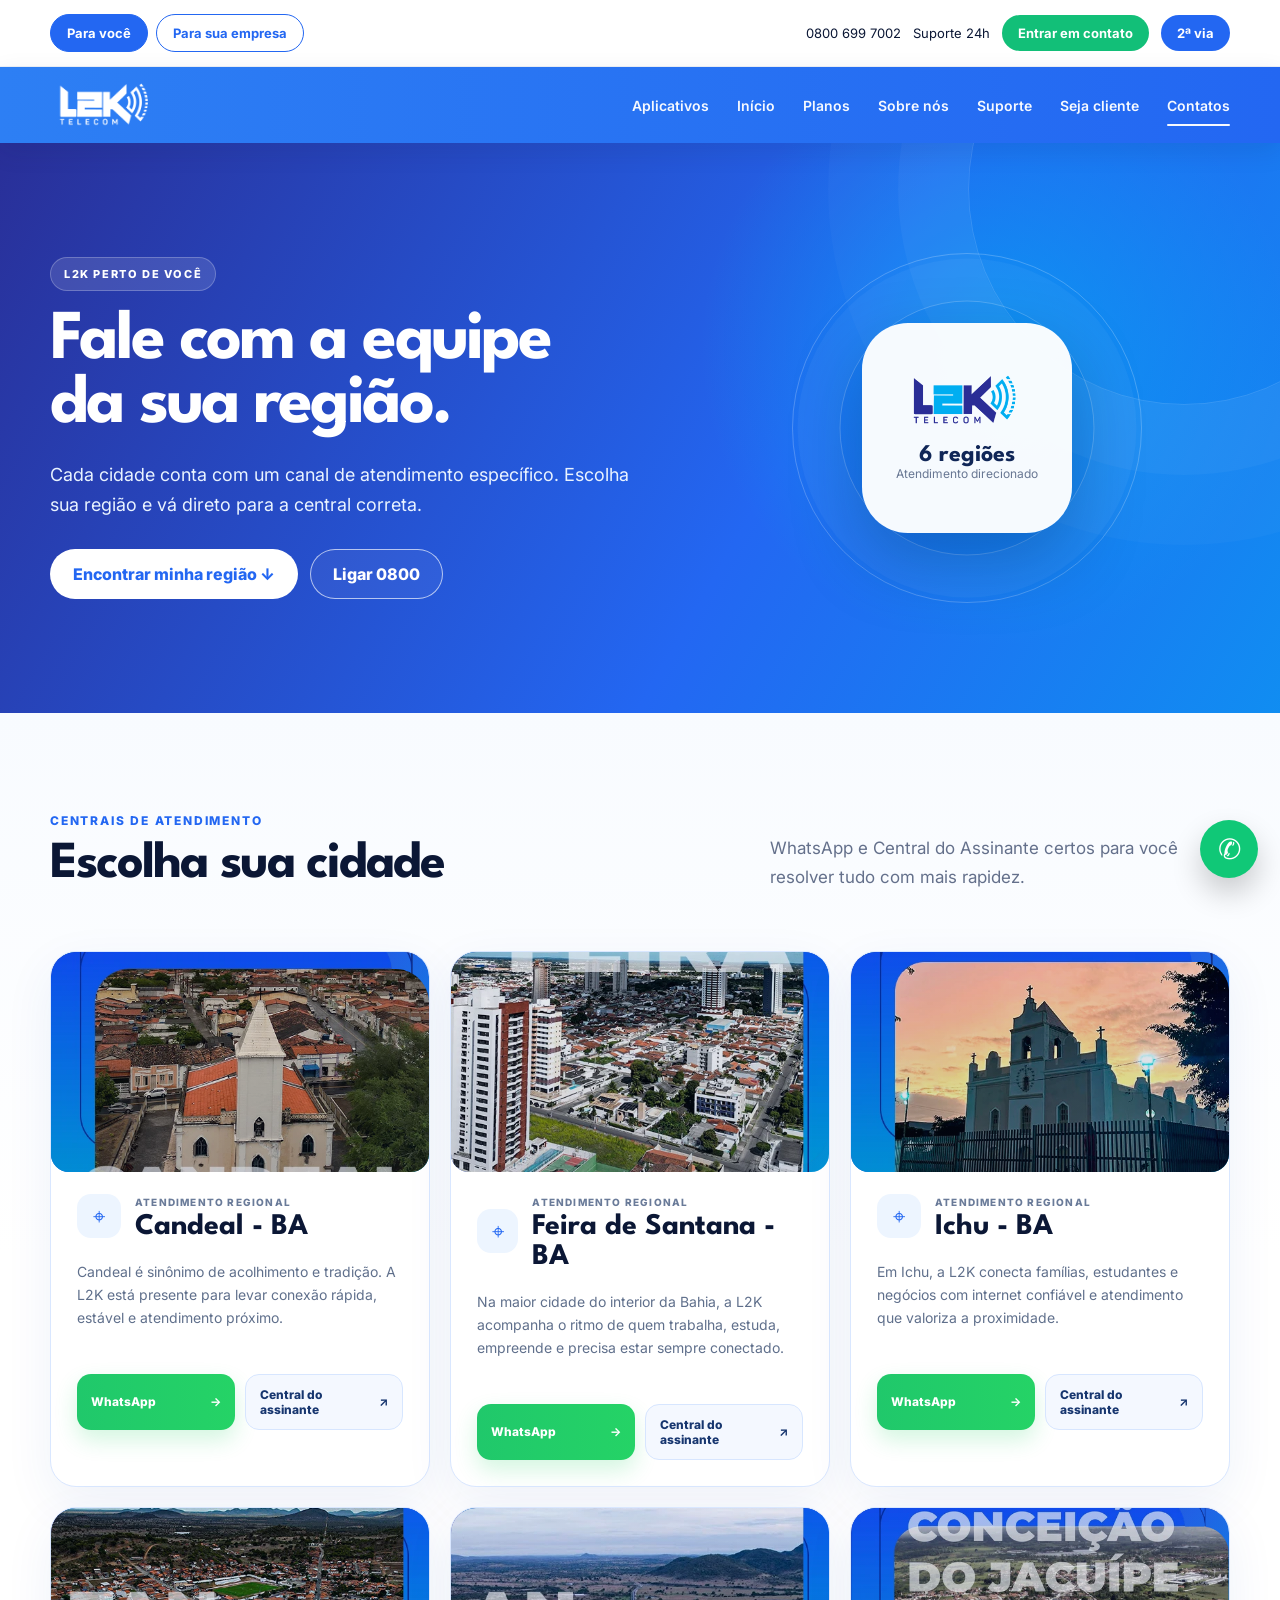
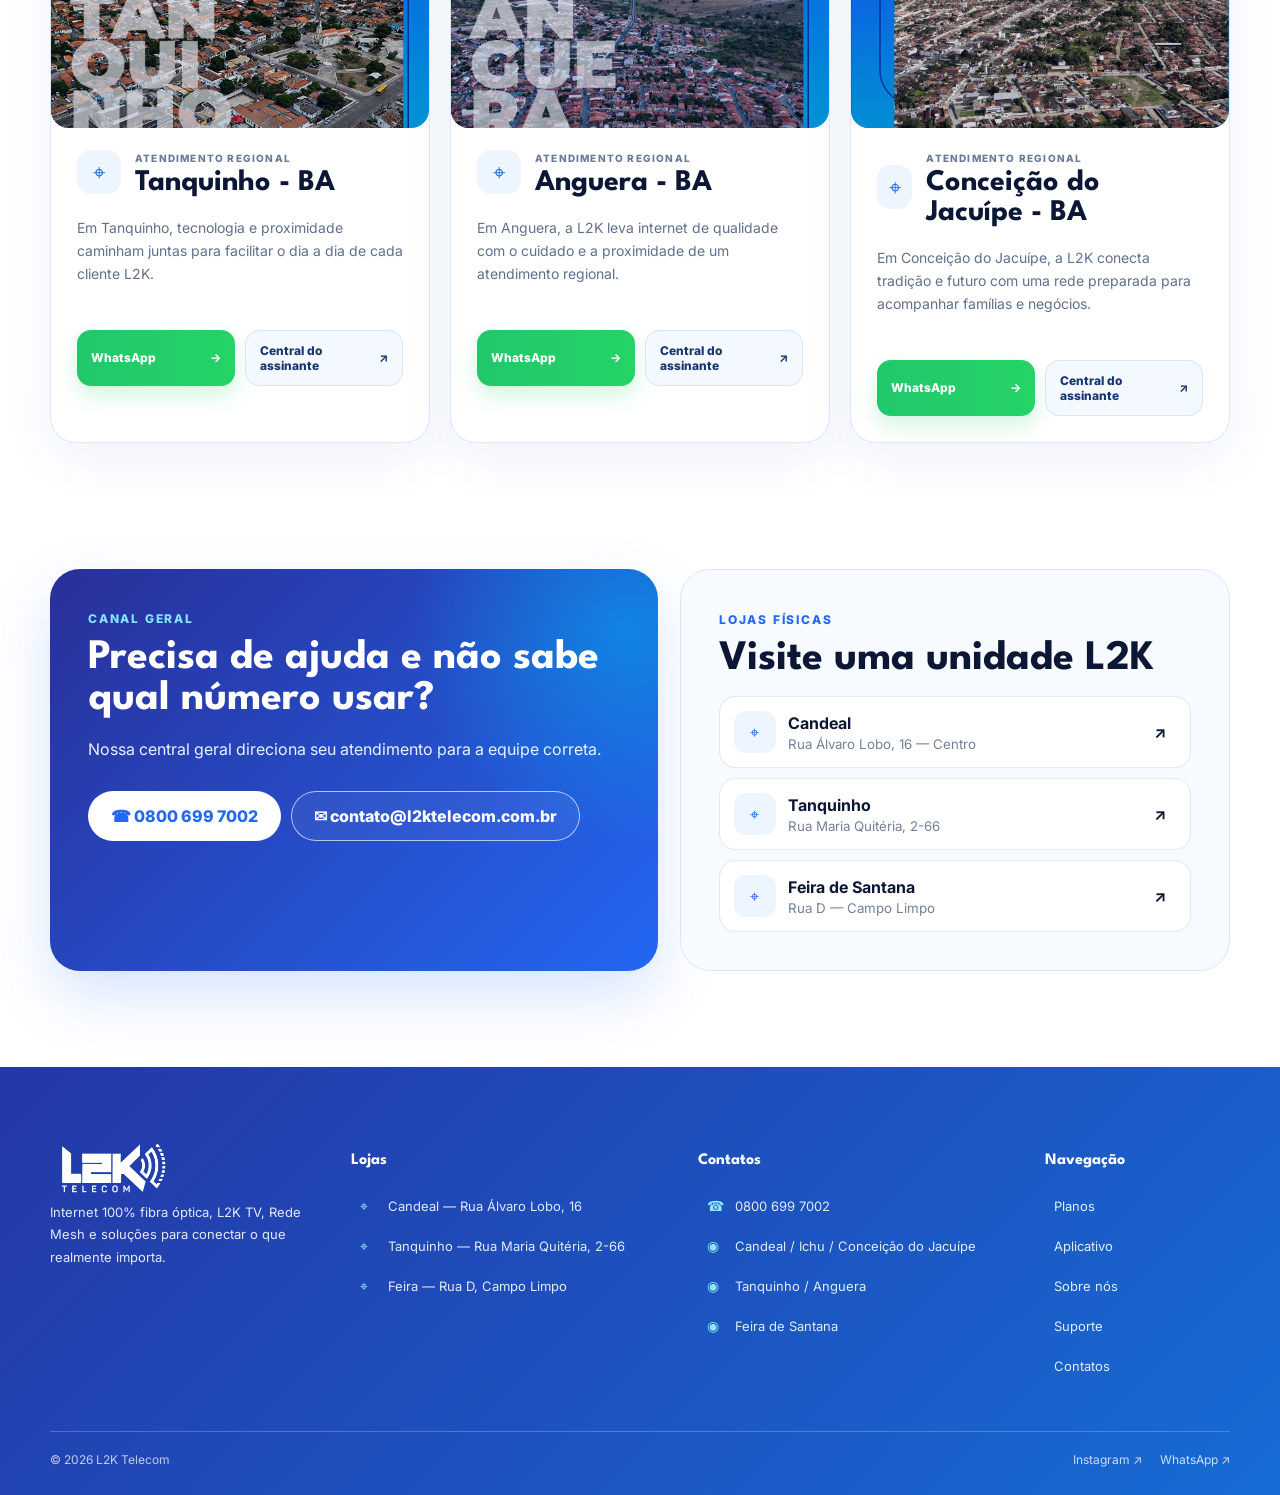
<file: regioes.html>
<!DOCTYPE html>
<html lang="pt-BR">
<head>
  <meta charset="UTF-8" />
  <meta name="viewport" content="width=device-width, initial-scale=1.0" />
  <meta name="description" content="Contatos e centrais de atendimento L2K Telecom por cidade." />
  <title>L2K Telecom</title>
  <link rel="icon" type="image/png" href="assets/favicon.png">
  <link rel="shortcut icon" href="assets/favicon.ico">
  <link rel="preconnect" href="https://fonts.googleapis.com">
  <link rel="preconnect" href="https://fonts.gstatic.com" crossorigin>
  <link href="https://fonts.googleapis.com/css2?family=League+Spartan:wght@400;500;600;700;800&family=Inter:wght@400;500;600;700&display=swap" rel="stylesheet">
  <link rel="stylesheet" href="styles.css" />
</head>
<body class="regions-page">
  <div class="topbar">
    <div class="container topbar-inner">
      <div class="segmented"><a href="index.html#planos" class="active">Para você</a><a href="index.html#contato">Para sua empresa</a></div>
      <div class="top-links"><a href="tel:08006997002">0800 699 7002</a><span>Suporte 24h</span><a class="pill green" href="https://wa.me/5575981167034" target="_blank" rel="noreferrer">Entrar em contato</a><a class="pill blue" href="index.html#autoatendimento">2ª via</a></div>
    </div>
  </div>
  <header class="navbar">
    <div class="container nav-inner">
      <a href="index.html#inicio" class="brand brand-image" aria-label="L2K Telecom"><img src="assets/logo-l2k-white.png" alt="L2K Telecom"></a>
      <button class="menu-toggle" aria-label="Abrir menu" aria-expanded="false">☰</button>
      <nav class="nav-links">
        <a href="index.html#aplicativo">Aplicativos</a><a href="index.html#inicio">Início</a><a href="index.html#planos">Planos</a><a href="index.html#sobre">Sobre nós</a><a href="index.html#autoatendimento">Suporte</a><a href="index.html#contato">Seja cliente</a><a class="nav-active" href="regioes.html">Contatos</a>
      </nav>
    </div>
  </header>

  <main>
    <section class="regions-hero">
      <div class="container regions-hero-inner">
        <div class="regions-hero-copy"><span class="regions-kicker">L2K perto de você</span><h1>Fale com a equipe da sua região.</h1><p>Cada cidade conta com um canal de atendimento específico. Escolha sua região e vá direto para a central correta.</p><div class="regions-hero-actions"><a class="btn btn-light" href="#regioes">Encontrar minha região ↓</a><a class="btn btn-outline-light" href="tel:08006997002">Ligar 0800</a></div></div>
        <div class="regions-hero-visual"><div class="signal-orbit orbit-a"></div><div class="signal-orbit orbit-b"></div><div class="location-core"><img src="assets/logo-l2k.png" alt="L2K Telecom"><strong>6 regiões</strong><span>Atendimento direcionado</span></div></div>
      </div>
    </section>

    <section class="section regions-section" id="regioes">
      <div class="container">
        <div class="section-heading split-heading regions-heading"><div><span class="kicker">Centrais de atendimento</span><h2>Escolha sua cidade</h2></div><p>WhatsApp e Central do Assinante certos para você resolver tudo com mais rapidez.</p></div>
        <div class="regions-grid"><article class="region-card">
  <div class="region-thumb"><img src="assets/candeal.webp" alt="Vista de Candeal"></div>
  <div class="region-card-top"><span class="region-pin">⌖</span><div><small>Atendimento regional</small><h2>Candeal - BA</h2></div></div>
  <p>Candeal é sinônimo de acolhimento e tradição. A L2K está presente para levar conexão rápida, estável e atendimento próximo.</p>
  <div class="region-actions">
    <a class="region-btn region-btn-primary" href="https://wa.me/5575981167034?text=Ol%C3%A1%2C%20sou%20de%20Candeal%20e%20vim%20pelo%20site%20da%20L2K.%20Preciso%20de%20atendimento." target="_blank" rel="noreferrer"><span>WhatsApp</span><b>→</b></a>
    <a class="region-btn region-btn-light" href="https://sac.candeal.l2ktelecom.com.br/" target="_blank" rel="noreferrer"><span>Central do assinante</span><b>↗</b></a>
  </div>
</article>
<article class="region-card">
  <div class="region-thumb"><img src="assets/feira-de-santana.webp" alt="Vista de Feira de Santana"></div>
  <div class="region-card-top"><span class="region-pin">⌖</span><div><small>Atendimento regional</small><h2>Feira de Santana - BA</h2></div></div>
  <p>Na maior cidade do interior da Bahia, a L2K acompanha o ritmo de quem trabalha, estuda, empreende e precisa estar sempre conectado.</p>
  <div class="region-actions">
    <a class="region-btn region-btn-primary" href="https://wa.me/5575981863347?text=Ol%C3%A1%2C%20sou%20de%20Feira%20de%20Santana%20e%20vim%20pelo%20site%20da%20L2K.%20Preciso%20de%20atendimento." target="_blank" rel="noreferrer"><span>WhatsApp</span><b>→</b></a>
    <a class="region-btn region-btn-light" href="https://sac.feira.l2ktelecom.com.br/" target="_blank" rel="noreferrer"><span>Central do assinante</span><b>↗</b></a>
  </div>
</article>
<article class="region-card">
  <div class="region-thumb"><img src="assets/ichu.webp" alt="Vista de Ichu"></div>
  <div class="region-card-top"><span class="region-pin">⌖</span><div><small>Atendimento regional</small><h2>Ichu - BA</h2></div></div>
  <p>Em Ichu, a L2K conecta famílias, estudantes e negócios com internet confiável e atendimento que valoriza a proximidade.</p>
  <div class="region-actions">
    <a class="region-btn region-btn-primary" href="https://wa.me/5575981167034?text=Ol%C3%A1%2C%20sou%20de%20Ichu%20e%20vim%20pelo%20site%20da%20L2K.%20Preciso%20de%20atendimento." target="_blank" rel="noreferrer"><span>WhatsApp</span><b>→</b></a>
    <a class="region-btn region-btn-light" href="https://sac.candeal.l2ktelecom.com.br/" target="_blank" rel="noreferrer"><span>Central do assinante</span><b>↗</b></a>
  </div>
</article>
<article class="region-card">
  <div class="region-thumb"><img src="assets/tanquinho.webp" alt="Vista de Tanquinho"></div>
  <div class="region-card-top"><span class="region-pin">⌖</span><div><small>Atendimento regional</small><h2>Tanquinho - BA</h2></div></div>
  <p>Em Tanquinho, tecnologia e proximidade caminham juntas para facilitar o dia a dia de cada cliente L2K.</p>
  <div class="region-actions">
    <a class="region-btn region-btn-primary" href="https://wa.me/5575983441034?text=Ol%C3%A1%2C%20sou%20de%20Tanquinho%20e%20vim%20pelo%20site%20da%20L2K.%20Preciso%20de%20atendimento." target="_blank" rel="noreferrer"><span>WhatsApp</span><b>→</b></a>
    <a class="region-btn region-btn-light" href="https://sac.tanquinho.l2ktelecom.com.br/" target="_blank" rel="noreferrer"><span>Central do assinante</span><b>↗</b></a>
  </div>
</article>
<article class="region-card">
  <div class="region-thumb"><img src="assets/anguera.webp" alt="Vista de Anguera"></div>
  <div class="region-card-top"><span class="region-pin">⌖</span><div><small>Atendimento regional</small><h2>Anguera - BA</h2></div></div>
  <p>Em Anguera, a L2K leva internet de qualidade com o cuidado e a proximidade de um atendimento regional.</p>
  <div class="region-actions">
    <a class="region-btn region-btn-primary" href="https://wa.me/5575983441034?text=Ol%C3%A1%2C%20sou%20de%20Anguera%20e%20vim%20pelo%20site%20da%20L2K.%20Preciso%20de%20atendimento." target="_blank" rel="noreferrer"><span>WhatsApp</span><b>→</b></a>
    <a class="region-btn region-btn-light" href="https://sac.tanquinho.l2ktelecom.com.br/" target="_blank" rel="noreferrer"><span>Central do assinante</span><b>↗</b></a>
  </div>
</article>
<article class="region-card">
  <div class="region-thumb"><img src="assets/conceicao-jacuipe.webp" alt="Vista de Conceição do Jacuípe"></div>
  <div class="region-card-top"><span class="region-pin">⌖</span><div><small>Atendimento regional</small><h2>Conceição do Jacuípe - BA</h2></div></div>
  <p>Em Conceição do Jacuípe, a L2K conecta tradição e futuro com uma rede preparada para acompanhar famílias e negócios.</p>
  <div class="region-actions">
    <a class="region-btn region-btn-primary" href="https://wa.me/5575981167034?text=Ol%C3%A1%2C%20sou%20de%20Concei%C3%A7%C3%A3o%20do%20Jacu%C3%ADpe%20e%20vim%20pelo%20site%20da%20L2K.%20Preciso%20de%20atendimento." target="_blank" rel="noreferrer"><span>WhatsApp</span><b>→</b></a>
    <a class="region-btn region-btn-light" href="https://sac.candeal.l2ktelecom.com.br/" target="_blank" rel="noreferrer"><span>Central do assinante</span><b>↗</b></a>
  </div>
</article></div>
      </div>
    </section>

    <section class="section contact-hub">
      <div class="container contact-hub-grid">
        <div class="contact-main-card"><span class="kicker light">Canal geral</span><h2>Precisa de ajuda e não sabe qual número usar?</h2><p>Nossa central geral direciona seu atendimento para a equipe correta.</p><div class="contact-main-actions"><a class="btn btn-light" href="tel:08006997002">☎ 0800 699 7002</a><a class="btn btn-outline-light" href="mailto:contato@l2ktelecom.com.br">✉ contato@l2ktelecom.com.br</a></div></div>
        <div class="stores-card"><span class="kicker">Lojas físicas</span><h2>Visite uma unidade L2K</h2>
          <a href="https://www.google.com/maps/search/?api=1&query=Rua%20%C3%81lvaro%20Lobo%2C%2016%2C%20Centro%2C%20Candeal%2C%20BA" target="_blank" rel="noreferrer"><span>⌖</span><div><strong>Candeal</strong><small>Rua Álvaro Lobo, 16 — Centro</small></div><b>↗</b></a>
          <a href="https://www.google.com/maps/search/?api=1&query=Rua%20Maria%20Quit%C3%A9ria%2C%202-66%2C%20Tanquinho%2C%20BA" target="_blank" rel="noreferrer"><span>⌖</span><div><strong>Tanquinho</strong><small>Rua Maria Quitéria, 2-66</small></div><b>↗</b></a>
          <a href="https://www.google.com/maps/search/?api=1&query=Rua%20D%2C%20Campo%20Limpo%2C%20Feira%20de%20Santana%2C%20BA" target="_blank" rel="noreferrer"><span>⌖</span><div><strong>Feira de Santana</strong><small>Rua D — Campo Limpo</small></div><b>↗</b></a>
        </div>
      </div>
    </section>
  </main>

  <footer id="rodape">
    <div class="container footer-grid">
      <div class="footer-brand"><a href="index.html#inicio" class="brand brand-image footer-logo"><img src="assets/logo-l2k-white.png" alt="L2K Telecom"></a><p>Internet 100% fibra óptica, L2K TV, Rede Mesh e soluções para conectar o que realmente importa.</p></div>
      <div class="footer-links"><h3>Lojas</h3><a class="footer-action" href="https://www.google.com/maps/search/?api=1&query=Rua%20%C3%81lvaro%20Lobo%2C%2016%2C%20Centro%2C%20Candeal%2C%20BA" target="_blank" rel="noreferrer"><span class="footer-icon">⌖</span><span>Candeal — Rua Álvaro Lobo, 16</span></a><a class="footer-action" href="https://www.google.com/maps/search/?api=1&query=Rua%20Maria%20Quit%C3%A9ria%2C%202-66%2C%20Tanquinho%2C%20BA" target="_blank" rel="noreferrer"><span class="footer-icon">⌖</span><span>Tanquinho — Rua Maria Quitéria, 2-66</span></a><a class="footer-action" href="https://www.google.com/maps/search/?api=1&query=Rua%20D%2C%20Campo%20Limpo%2C%20Feira%20de%20Santana%2C%20BA" target="_blank" rel="noreferrer"><span class="footer-icon">⌖</span><span>Feira — Rua D, Campo Limpo</span></a></div>
      <div class="footer-links"><h3>Contatos</h3><a class="footer-action" href="tel:08006997002"><span class="footer-icon">☎</span><span>0800 699 7002</span></a><a class="footer-action" href="https://wa.me/5575981167034" target="_blank"><span class="footer-icon">◉</span><span>Candeal / Ichu / Conceição do Jacuípe</span></a><a class="footer-action" href="https://wa.me/5575983441034" target="_blank"><span class="footer-icon">◉</span><span>Tanquinho / Anguera</span></a><a class="footer-action" href="https://wa.me/5575981863347" target="_blank"><span class="footer-icon">◉</span><span>Feira de Santana</span></a></div>
      <div class="footer-links"><h3>Navegação</h3><a class="footer-nav-link" href="index.html#planos">Planos <span>→</span></a><a class="footer-nav-link" href="index.html#aplicativo">Aplicativo <span>→</span></a><a class="footer-nav-link" href="index.html#sobre">Sobre nós <span>→</span></a><a class="footer-nav-link" href="index.html#autoatendimento">Suporte <span>→</span></a><a class="footer-nav-link" href="regioes.html">Contatos <span>→</span></a></div>
    </div>
    <div class="container footer-bottom"><span>© 2026 L2K Telecom</span><div class="footer-social"><a href="https://www.instagram.com/l2ktelecom/" target="_blank">Instagram ↗</a><a href="https://wa.me/5575981167034" target="_blank">WhatsApp ↗</a></div></div>
  </footer>
  <a class="floating-whatsapp" href="https://wa.me/5575981167034" target="_blank" rel="noreferrer" aria-label="Falar no WhatsApp">✆</a>
  <script src="script.js"></script>
</body></html>
</file>
<file: styles.css>
:root{--blue:#2367f2;--blue2:#2d7df4;--navy:#0e2a67;--ink:#0b1735;--cyan:#18b9ef;--green:#12bf78;--bg:#f6f8fc;--line:#dfe6f3;--white:#fff;--muted:#64708b;--radius:28px;--shadow:0 20px 60px rgba(14,42,103,.12)}
*{box-sizing:border-box}html{scroll-behavior:smooth}body{margin:0;font-family:Inter,Arial,sans-serif;color:var(--ink);background:#fff}h1,h2,h3,.brand-mark,.plan-top strong,.plan-top span{font-family:"League Spartan",Inter,sans-serif}a{text-decoration:none;color:inherit}button,input,select,textarea{font:inherit}.container{width:min(1180px,calc(100% - 40px));margin:auto}.topbar{background:#fff;border-bottom:1px solid #edf1f7}.topbar-inner{min-height:66px;display:flex;align-items:center;justify-content:space-between;gap:24px}.segmented{display:flex;gap:8px}.segmented a,.pill{padding:10px 16px;border-radius:999px;font-size:13px;font-weight:700}.segmented a{border:1px solid var(--blue);color:var(--blue)}.segmented .active{background:var(--blue);color:#fff}.top-links{display:flex;align-items:center;gap:12px;font-size:13px}.pill.green{background:var(--green);color:#fff}.pill.blue{background:var(--blue);color:#fff}.navbar{position:sticky;top:0;z-index:50;background:linear-gradient(90deg,#2d7ff4,#2367f2);box-shadow:0 8px 24px rgba(8,30,80,.1)}.nav-inner{height:76px;display:flex;align-items:center;justify-content:space-between}.brand{display:flex;flex-direction:column;color:#fff;line-height:.8}.brand-mark{font-size:32px;font-weight:800;letter-spacing:-1px}.brand small{font-size:8px;letter-spacing:4px;margin-left:3px}.nav-links{display:flex;gap:28px;align-items:center}.nav-links a{color:#fff;font-size:14px;font-weight:600;opacity:.96}.nav-links a:hover{opacity:.75}.menu-toggle{display:none;border:0;background:transparent;color:#fff;font-size:28px}.hero{position:relative;overflow:hidden;background:#163c94}.hero-track{position:relative;min-height:590px}.hero-slide{position:absolute;inset:0;opacity:0;pointer-events:none;transition:opacity .6s ease,transform .8s ease;transform:scale(1.02)}.hero-slide.active{opacity:1;pointer-events:auto;transform:scale(1)}.hero-slide[data-theme="streaming"]{background:radial-gradient(circle at 75% 25%,#19b9e8 0,transparent 30%),linear-gradient(120deg,#183d94,#235ccf 55%,#062b57)}.hero-slide[data-theme="fiber"]{background:radial-gradient(circle at 80% 30%,#4cc9ff 0,transparent 28%),linear-gradient(120deg,#102e72,#2869ef)}.hero-slide[data-theme="combo"]{background:radial-gradient(circle at 78% 25%,#29cdf5 0,transparent 30%),linear-gradient(120deg,#0f2c70,#1b5ee2)}.hero-content{height:590px;display:grid;grid-template-columns:1fr 1fr;align-items:center;gap:60px}.hero-copy{color:#fff;max-width:580px}.eyebrow,.kicker{display:inline-block;font-size:12px;text-transform:uppercase;letter-spacing:1.8px;font-weight:800;color:var(--blue);margin-bottom:12px}.eyebrow,.kicker.light{color:#83e5ff}.hero h1{font-size:74px;line-height:.88;margin:0 0 24px;letter-spacing:-3px}.hero p{font-size:18px;line-height:1.6;max-width:620px}.hero-actions{display:flex;gap:12px;margin-top:28px;flex-wrap:wrap}.btn{display:inline-flex;align-items:center;justify-content:center;gap:8px;border-radius:999px;padding:14px 22px;font-weight:800;border:1px solid transparent;transition:.25s}.btn:hover{transform:translateY(-2px)}.btn-light{background:#fff;color:var(--blue)}.btn-outline-light{color:#fff;border-color:rgba(255,255,255,.65);background:rgba(255,255,255,.05)}.btn-primary{background:var(--blue);color:#fff;box-shadow:0 12px 24px rgba(35,103,242,.2)}.btn-dark{background:#101a33;color:#fff}.full{width:100%}.stream-stack{position:relative;height:430px}.stream-card{position:absolute;width:310px;height:180px;border-radius:32px;display:flex;align-items:center;justify-content:center;font-weight:900;font-size:44px;box-shadow:0 30px 70px rgba(0,0,0,.25);border:1px solid rgba(255,255,255,.25)}.card-deezer{right:40px;top:20px;background:#fff;color:#111;transform:rotate(4deg)}.card-disney{right:-10px;top:190px;background:#052b4c;color:#fff;transform:rotate(-8deg)}.card-hbo{left:30px;top:90px;background:linear-gradient(135deg,#4324cc,#9f62ff);color:#fff;transform:rotate(-10deg);font-size:36px}.fiber-visual,.combo-orbit{position:relative;height:430px}.router-orbit{position:absolute;inset:40px;border:1px solid rgba(255,255,255,.3);border-radius:50%;box-shadow:0 0 0 40px rgba(255,255,255,.04),0 0 0 80px rgba(255,255,255,.03)}.router-box{position:absolute;left:50%;top:50%;transform:translate(-50%,-50%);width:260px;height:160px;border-radius:36px;background:#fff;color:var(--blue);display:flex;align-items:center;justify-content:center;font-size:56px;font-family:"League Spartan";font-weight:800;box-shadow:var(--shadow)}.speed-pill{position:absolute;right:40px;bottom:40px;padding:18px 26px;border-radius:999px;background:#0ce2ac;color:#0b2f41;font-weight:900}.combo-orbit .bubble{position:absolute;width:150px;height:150px;border-radius:36px;background:rgba(255,255,255,.94);color:var(--navy);display:flex;align-items:center;justify-content:center;font-weight:800;box-shadow:var(--shadow)}.b1{left:20px;top:60px;transform:rotate(-8deg)}.b2{right:50px;top:20px;transform:rotate(7deg)}.b3{left:160px;bottom:20px;transform:rotate(4deg)}.b4{right:0;bottom:70px;transform:rotate(-5deg)}.hero-arrow{position:absolute;top:50%;transform:translateY(-50%);z-index:5;width:48px;height:48px;border-radius:50%;border:0;background:#fff;color:var(--navy);font-size:24px;cursor:pointer;box-shadow:var(--shadow)}.hero-arrow.prev{left:18px}.hero-arrow.next{right:18px}.hero-dots{position:absolute;bottom:22px;left:50%;transform:translateX(-50%);display:flex;gap:8px}.hero-dots button{width:8px;height:8px;border-radius:50%;border:0;background:rgba(255,255,255,.45);padding:0}.hero-dots button.active{width:28px;border-radius:99px;background:#fff}.section{padding:96px 0}.section-heading{max-width:760px;margin-bottom:42px}.section-heading h2,.combo-copy h2,.app-copy h2,.about-copy h2,.lead-copy h2{font-size:52px;line-height:.98;margin:0 0 18px;letter-spacing:-1.8px}.section-heading p,.combo-copy p,.app-copy p,.about-copy p,.lead-copy p{color:var(--muted);font-size:17px;line-height:1.7}.split-heading{display:flex;justify-content:space-between;gap:40px;max-width:none;align-items:end}.split-heading>p{max-width:460px}.plans-section{background:#fff}.plans-grid{display:grid;grid-template-columns:repeat(4,1fr);gap:18px}.plan-card{position:relative;border:1px solid var(--line);border-radius:24px;padding:24px;background:#fff;transition:.3s;box-shadow:0 6px 20px rgba(14,42,103,.03)}.plan-card:hover{transform:translateY(-8px);box-shadow:var(--shadow)}.plan-card.featured{border:2px solid var(--blue);box-shadow:0 18px 46px rgba(35,103,242,.15)}.badge{position:absolute;right:20px;top:-12px;background:var(--blue);color:#fff;padding:7px 12px;border-radius:999px;font-size:11px;font-weight:800}.plan-top{text-align:center;border-bottom:1px solid var(--line);padding-bottom:18px}.plan-top small{display:block;color:#62718e;font-size:11px}.plan-top strong{display:block;font-size:74px;line-height:.8;color:var(--navy);margin-top:20px}.plan-top span{font-size:34px;font-weight:800;color:var(--navy)}.price{text-align:center;font-size:21px;padding:14px 0;border-bottom:1px solid var(--line)}.price small{font-size:13px}.benefit-strip,.mini-apps{display:flex;gap:6px;flex-wrap:wrap}.benefit-strip{padding:16px 0}.benefit-strip span,.mini-apps span{font-size:9px;font-weight:800;padding:7px 8px;border-radius:8px;background:#f0f5ff;color:var(--navy)}.config-group{padding:10px 0;border-bottom:1px solid var(--line)}.config-group p{font-size:12px;margin:0 0 10px;color:#263658}.toggle-row{display:flex;align-items:center;justify-content:space-between;padding:10px 0;font-size:12px;cursor:pointer}.toggle-row input{display:none}.toggle-row i{width:30px;height:18px;border-radius:999px;background:#dbe1eb;position:relative}.toggle-row i:before{content:"";position:absolute;width:14px;height:14px;border-radius:50%;background:#fff;top:2px;left:2px;transition:.2s}.toggle-row input:checked+i{background:var(--blue)}.toggle-row input:checked+i:before{transform:translateX(12px)}.combo-layout{display:grid;grid-template-columns:.85fr 1.15fr;gap:80px;align-items:center}.combo-copy h2{max-width:480px}.check-list{list-style:none;padding:0;margin:28px 0 32px}.check-list li{padding:15px 0 15px 44px;position:relative;border-bottom:1px solid var(--line);font-weight:700}.check-list li:before{content:"✓";position:absolute;left:0;top:12px;width:28px;height:28px;border-radius:50%;background:#e9f1ff;color:var(--blue);display:flex;align-items:center;justify-content:center}.combo-gallery{display:grid;grid-template-columns:1fr 1fr;gap:18px}.image-card{height:230px;border-radius:28px;padding:24px;display:flex;flex-direction:column;justify-content:space-between;color:#fff;overflow:hidden;position:relative;box-shadow:var(--shadow)}.image-card:after{content:"";position:absolute;width:160px;height:160px;border-radius:50%;right:-35px;top:-35px;background:rgba(255,255,255,.15)}.image-card strong{display:block;font-family:"League Spartan";font-size:28px}.image-card span{font-size:13px;opacity:.85}.card-icon{font-size:44px}.internet{background:linear-gradient(135deg,#133c94,#2f83f5)}.phone{background:linear-gradient(135deg,#0b4b80,#19b9d8)}.tv{background:linear-gradient(135deg,#1645a5,#7b5cff)}.stream{background:linear-gradient(135deg,#132d67,#0eb6b3)}.app-section{background:linear-gradient(135deg,#4d69f2,#3158dd);color:#fff;overflow:hidden}.app-layout{min-height:650px;display:grid;grid-template-columns:.9fr 1.1fr;gap:40px;align-items:center}.app-copy{padding:80px 0}.app-copy h2{max-width:530px}.app-copy p{color:#e8eeff;max-width:560px}.app-benefits{display:flex;gap:12px;flex-wrap:wrap;margin:28px 0}.app-benefits span{border:1px solid rgba(255,255,255,.35);border-radius:999px;padding:9px 12px;font-size:13px}.store-buttons{display:flex;gap:10px;flex-wrap:wrap}.store-buttons a{background:#0c1020;color:#fff;border-radius:12px;padding:13px 18px;font-weight:700}.phone-stage{position:relative;height:650px}.hand-shape{position:absolute;width:420px;height:520px;border-radius:45% 40% 10% 10%;background:linear-gradient(145deg,#091a34,#020913);right:40px;bottom:-120px;transform:rotate(-18deg);filter:drop-shadow(0 30px 40px rgba(0,0,0,.25))}.phone-shell{position:absolute;width:300px;height:590px;right:210px;top:45px;background:#101010;border:8px solid #151515;border-radius:48px;padding:10px;box-shadow:0 30px 70px rgba(0,0,0,.3);transform:rotate(-2deg);overflow:hidden}.phone-shell img{width:100%;height:100%;object-fit:cover;object-position:center top;border-radius:34px;display:block}.speaker{position:absolute;z-index:2;width:90px;height:20px;background:#0a0a0a;border-radius:0 0 15px 15px;top:0;left:50%;transform:translateX(-50%)}.float-card{position:absolute;right:0;top:200px;width:260px;background:#fff;color:var(--ink);padding:26px;border-radius:28px;box-shadow:var(--shadow)}.float-card small{color:#7b86a0}.float-card strong{display:block;font-family:"League Spartan";font-size:28px;line-height:1;margin:8px 0 14px}.float-card a{color:var(--blue);font-weight:800;font-size:13px}.about-section{background:#f7f9fc}.about-shell{display:grid;grid-template-columns:1fr 1fr;gap:50px;align-items:center;background:#fff;border-radius:36px;padding:56px;box-shadow:var(--shadow)}.about-copy p{margin:10px 0}.proof-row{display:flex;gap:24px;margin:28px 0}.proof-row div{padding-right:20px;border-right:1px solid var(--line)}.proof-row div:last-child{border:0}.proof-row strong{display:block;font-size:24px;color:var(--blue)}.proof-row span{font-size:11px;color:var(--muted)}.person-panel{position:relative;height:470px;background:linear-gradient(135deg,#eef3ff,#e3f8ff);border-radius:32px;overflow:hidden}.person-photo{position:absolute;inset:0;width:100%;height:100%;object-fit:cover;object-position:center center;display:block}.person-panel:after{content:"";position:absolute;inset:0;background:linear-gradient(90deg,rgba(238,243,255,.10),rgba(227,248,255,0) 45%);pointer-events:none}.google-card{position:absolute;z-index:3;left:24px;bottom:24px;background:rgba(255,255,255,.96);backdrop-filter:blur(10px);border:1px solid rgba(255,255,255,.75);border-radius:20px;padding:16px 18px;display:flex;align-items:center;gap:12px;box-shadow:var(--shadow)}.google-g{font-size:28px;font-weight:900;color:#4285f4}.google-card small{display:block;color:var(--muted)}.stars{color:#ffb21d;letter-spacing:1px}.support-shell{max-width:920px}.accordion{display:grid;gap:10px}.accordion-item{border:1.5px solid #b8c9ef;border-radius:18px;background:#fff;overflow:hidden;transition:.2s}.accordion-item.open{border-color:var(--blue);box-shadow:0 12px 30px rgba(35,103,242,.08)}.accordion-item button{width:100%;display:grid;grid-template-columns:34px 1fr 44px;align-items:center;text-align:left;background:#fff;border:0;padding:18px 20px;cursor:pointer;gap:14px}.accordion-item button>span{width:28px;height:28px;border-radius:50%;background:#e8f1ff;color:var(--blue);display:flex;align-items:center;justify-content:center;font-weight:900}.accordion-item button strong{font-size:15px}.accordion-item button i{width:36px;height:36px;border-radius:50%;border:1.5px solid #d8e4fb;background:#f5f8ff;display:flex;align-items:center;justify-content:center;position:relative;transition:all .28s ease;flex-shrink:0}.accordion-item button i:before{content:"";width:10px;height:10px;border-right:2.5px solid var(--navy);border-bottom:2.5px solid var(--navy);transform:rotate(45deg);margin-top:-3px;transition:all .28s ease}.accordion-item:hover button i{border-color:var(--blue);background:#edf4ff}.accordion-item.open button i{background:var(--blue);border-color:var(--blue);box-shadow:0 10px 24px rgba(35,103,242,.22)}.accordion-item.open button i:before{border-color:#fff;transform:rotate(-135deg);margin-top:4px}.accordion-content{display:none;padding:0 24px 22px 72px}.accordion-item.open .accordion-content{display:block}.accordion-content p{color:var(--muted);margin:0 0 10px}.accordion-content a{color:var(--blue);font-weight:800}.video-section{padding:100px 0;background:linear-gradient(135deg,#2A2D96 0%,#2367F2 58%,#00AEF1 100%);position:relative;overflow:hidden}.video-section:before,.video-section:after{content:"";position:absolute;background:rgba(255,255,255,.08);transform:rotate(35deg)}.video-section:before{width:360px;height:700px;left:-180px;top:-180px}.video-section:after{width:280px;height:700px;right:-120px;bottom:-240px}.light-heading{color:#fff;margin-inline:auto}.light-heading p{color:#d6e7f7}.center{text-align:center}.video-grid{display:grid;grid-template-columns:repeat(3,1fr);gap:24px;max-width:930px;margin:0 auto}.video-card{height:500px;border-radius:28px;position:relative;overflow:hidden;background:linear-gradient(180deg,#243d70,#0f1b37);box-shadow:0 30px 70px rgba(0,0,0,.24);display:flex;flex-direction:column;justify-content:flex-end;padding:24px;color:#fff;border:1px solid rgba(255,255,255,.15)}.video-card:before{content:"";position:absolute;inset:0;background:radial-gradient(circle at 50% 35%,rgba(45,125,244,.4),transparent 33%),linear-gradient(180deg,transparent 20%,rgba(0,0,0,.7));}.video-card .play{position:absolute;left:50%;top:45%;transform:translate(-50%,-50%);width:72px;height:72px;border-radius:50%;display:flex;align-items:center;justify-content:center;background:#2d7df4;font-size:26px;z-index:2;box-shadow:0 12px 32px rgba(0,0,0,.25)}.video-card span,.video-card small{position:relative;z-index:2}.video-card span{font-size:20px;font-weight:800}.video-card small{opacity:.7;margin-top:4px}.center-cta{text-align:center;margin-top:34px}.lead-section{position:relative;background:linear-gradient(180deg,#fff 0%,#f7faff 100%);overflow:hidden}.lead-section:before{content:"";position:absolute;width:420px;height:420px;border-radius:50%;background:radial-gradient(circle,rgba(35,103,242,.10),rgba(35,103,242,0) 70%);left:-170px;top:60px;pointer-events:none}.lead-shell{position:relative;z-index:1;display:grid;grid-template-columns:1.05fr .95fr;gap:64px;align-items:start}.lead-copy{padding-top:10px}.lead-copy .kicker{display:inline-flex;align-items:center;gap:8px;margin:0 0 20px;padding:9px 13px;border-radius:999px;background:#eef5ff;border:1px solid #dce9ff;color:var(--blue);letter-spacing:1.5px}.lead-copy .kicker:before{content:"";width:7px;height:7px;border-radius:50%;background:var(--blue);box-shadow:0 0 0 4px rgba(35,103,242,.10)}.lead-copy h2{max-width:610px;margin-bottom:22px}.lead-copy p{max-width:580px;margin:0}.mascot-card{margin-top:34px;display:flex;align-items:center;justify-content:center}.mascot-real{width:min(100%,360px);height:auto;background:transparent;border:0;box-shadow:none;border-radius:0;overflow:visible;justify-content:flex-start}.mascot-real img{width:100%;height:auto;display:block;object-fit:contain;filter:drop-shadow(0 16px 34px rgba(10,25,70,.12))}.mascot-face{font-size:64px}.mascot-card strong{font-family:"League Spartan";font-size:34px}.mascot-card span{font-size:12px}.lead-form{position:relative;margin-top:8px;padding:32px;border:1px solid rgba(35,103,242,.16);border-radius:28px;background:linear-gradient(180deg,#fff 0%,#fbfdff 100%);box-shadow:0 24px 60px rgba(21,55,125,.12);display:grid;gap:14px;overflow:hidden}.lead-form:before{content:"";position:absolute;top:0;left:0;right:0;height:5px;background:linear-gradient(90deg,#2367f2,#12b7e8)}.form-head{margin-bottom:10px;padding-bottom:20px;border-bottom:1px solid #e7edf7}.form-head span{display:inline-flex;align-items:center;gap:8px;color:var(--blue);font-size:11px;font-weight:800;text-transform:uppercase;letter-spacing:1.5px;background:#eef5ff;border:1px solid #dce9ff;border-radius:999px;padding:8px 11px;margin-bottom:10px}.form-head span:before{content:"";width:7px;height:7px;border-radius:50%;background:#12b7e8;box-shadow:0 0 0 4px rgba(18,183,232,.12)}.form-head strong{display:block;font-family:"League Spartan";font-size:31px;line-height:1;color:var(--navy);letter-spacing:-.7px}.lead-form label{font-size:12px;font-weight:700;display:grid;gap:6px}.lead-form input,.lead-form select,.lead-form textarea{width:100%;border:1px solid #d9e0ec;border-radius:10px;padding:12px 13px;outline:none}.lead-form input:focus,.lead-form select:focus,.lead-form textarea:focus{border-color:var(--blue);box-shadow:0 0 0 3px rgba(35,103,242,.08)}footer{background:linear-gradient(135deg,#2437a6 0%,#176bd5 100%);color:#fff;padding:70px 0 28px}.footer-grid{display:grid;grid-template-columns:1.1fr 1.3fr 1.3fr .8fr;gap:46px}.footer-grid h3{font-size:16px}.footer-grid p,.footer-grid a{display:block;color:rgba(255,255,255,.88);font-size:13px;line-height:1.7;margin:6px 0}.footer-brand p{max-width:280px}.footer-bottom{border-top:1px solid rgba(255,255,255,.22);margin-top:46px;padding-top:20px;display:flex;justify-content:space-between;color:rgba(255,255,255,.72);font-size:12px}.floating-whatsapp{position:fixed;right:22px;bottom:22px;z-index:60;width:58px;height:58px;border-radius:50%;background:#10c877;color:#fff;display:flex;align-items:center;justify-content:center;font-size:28px;box-shadow:0 15px 30px rgba(0,0,0,.2)}
@media(max-width:1050px){.plans-grid{grid-template-columns:repeat(2,1fr)}.combo-layout,.app-layout,.about-shell,.lead-shell{grid-template-columns:1fr}.phone-stage{height:590px}.app-copy{padding-bottom:0}.person-panel{min-height:460px}.hero h1{font-size:62px}.hero-content{grid-template-columns:1fr 1fr}.footer-grid{grid-template-columns:1fr 1fr}.top-links span{display:none}}
@media(max-width:780px){.topbar{display:none}.navbar{top:0}.menu-toggle{display:block}.nav-links{position:absolute;top:76px;left:0;right:0;background:#2367f2;display:none;flex-direction:column;align-items:flex-start;padding:22px 20px 28px;box-shadow:0 20px 30px rgba(0,0,0,.12)}.nav-links.open{display:flex}.hero-track,.hero-content{min-height:720px;height:720px}.hero-content{grid-template-columns:1fr;align-content:center;padding-top:10px}.hero h1{font-size:54px}.hero-copy{padding-right:30px}.stream-stack,.fiber-visual,.combo-orbit{height:250px;transform:scale(.72);transform-origin:center top}.hero-arrow{width:40px;height:40px}.hero-arrow.prev{left:8px}.hero-arrow.next{right:8px}.section{padding:72px 0}.section-heading h2,.combo-copy h2,.app-copy h2,.about-copy h2,.lead-copy h2{font-size:42px}.split-heading{display:block}.plans-grid{grid-template-columns:1fr}.combo-gallery{grid-template-columns:1fr}.image-card{height:190px}.app-layout{min-height:auto}.app-copy{padding-top:70px}.phone-stage{height:560px}.hand-shape{right:-110px}.phone-shell{right:70px;width:270px;height:530px}.float-card{right:0;top:290px;width:220px}.about-shell{padding:30px}.proof-row{gap:12px;flex-wrap:wrap}.video-grid{grid-template-columns:1fr;max-width:380px}.video-card{height:520px}.lead-shell{gap:34px}.lead-copy{padding-top:0}.lead-form{margin-top:0}.footer-grid{grid-template-columns:1fr}.footer-bottom{flex-direction:column;gap:10px}.container{width:min(100% - 28px,1180px)}}
@media(max-width:480px){.hero h1{font-size:47px}.hero p{font-size:16px}.hero-actions{flex-direction:column;align-items:flex-start}.hero-content{height:690px;min-height:690px}.hero-track{min-height:690px}.section-heading h2,.combo-copy h2,.app-copy h2,.about-copy h2,.lead-copy h2{font-size:36px}.plan-card{padding:20px}.plan-top strong{font-size:64px}.combo-layout{gap:42px}.phone-stage{height:520px}.phone-shell{right:10px;width:250px;height:500px}.hand-shape{right:-180px}.float-card{left:0;right:auto;top:325px;width:200px}.person-panel{height:400px}.person-photo{object-position:58% center}.google-card{right:14px;left:14px}.about-shell{padding:22px}.accordion-content{padding-left:24px}.lead-form{padding:22px}.form-head strong{font-size:27px}.lead-copy .kicker{margin-bottom:16px}.mascot-real{width:min(100%,280px);margin-inline:auto}.hero-arrow{display:none}}

.embed-card{padding:0;background:#fff}.embed-card:before{display:none}.embed-card iframe{width:100%;height:100%;border:0;background:#fff}

/* Official app store badges */
.app-store-badges{display:flex;align-items:center;gap:12px;flex-wrap:wrap;margin-top:8px}
.app-store-badges .store-badge-link{display:flex;align-items:center;justify-content:center;background:transparent;padding:0;border-radius:14px;overflow:hidden;transition:transform .22s ease,filter .22s ease}
.app-store-badges .store-badge-link:hover{transform:translateY(-3px);filter:drop-shadow(0 10px 18px rgba(0,0,0,.18))}
.app-store-badges .store-badge-link img{display:block;width:auto;height:58px;object-fit:contain}
.app-store-badges .apple-badge img{height:52px}
@media(max-width:480px){.app-store-badges{gap:8px}.app-store-badges .store-badge-link img{height:50px}.app-store-badges .apple-badge img{height:45px}}

/* Logo oficial L2K */
.brand-logo{display:inline-flex;align-items:center;line-height:1}
.brand-logo img{display:block;width:118px;height:auto;object-fit:contain}
.navbar .brand-logo img{filter:brightness(0) invert(1);width:112px}
.footer-logo img{width:145px;filter:none}
@media(max-width:780px){.navbar .brand-logo img{width:98px}.footer-logo img{width:130px}}

.footer-logo{display:inline-flex;margin-bottom:14px}.footer-logo img{width:150px;height:auto;display:block;filter:brightness(0) invert(1)}
.footer-links{display:flex;flex-direction:column;gap:4px}
.footer-action{display:flex!important;align-items:flex-start;gap:10px;padding:7px 9px!important;margin:0!important;border-radius:10px;transition:background .2s ease,color .2s ease,transform .2s ease}
.footer-action:hover{background:rgba(255,255,255,.12);color:#fff!important;transform:translateX(3px)}
.footer-icon{width:18px;flex:0 0 18px;color:#8ee7ff;font-size:14px;line-height:1.5}
.footer-nav-link{display:flex!important;align-items:center;justify-content:space-between;gap:14px;padding:7px 9px!important;margin:0!important;border-radius:10px;transition:background .2s ease,color .2s ease,transform .2s ease}
.footer-nav-link span{opacity:0;transform:translateX(-6px);transition:.2s ease}
.footer-nav-link:hover{background:rgba(255,255,255,.12);color:#fff!important;transform:translateX(3px)}
.footer-nav-link:hover span{opacity:1;transform:translateX(0)}
.footer-social{display:flex;gap:18px;flex-wrap:wrap}.footer-social a{color:rgba(255,255,255,.78);transition:.2s ease}.footer-social a:hover{color:#fff}


/* ===== HOVERS E MICROINTERAÇÕES ===== */
:where(a,button,.plan-card,.image-card,.store-badge-link,.accordion-item,.floating-whatsapp){-webkit-tap-highlight-color:transparent}

.btn,.pill,.segmented a,.nav-links a,.top-links a,.store-badge-link,.float-card a,.accordion-content a,.footer-action,.footer-nav-link,.footer-social a,.floating-whatsapp,.hero-arrow,.hero-dots button,.menu-toggle{transition:transform .22s ease,box-shadow .22s ease,background-color .22s ease,color .22s ease,border-color .22s ease,opacity .22s ease,filter .22s ease}

.btn{position:relative;overflow:hidden;isolation:isolate}
.btn:after{content:"";position:absolute;inset:0;background:linear-gradient(110deg,transparent 20%,rgba(255,255,255,.28) 45%,transparent 70%);transform:translateX(-130%);transition:transform .55s ease;z-index:-1}

@media (hover:hover){
  .btn:hover{transform:translateY(-3px) scale(1.015);box-shadow:0 14px 30px rgba(18,62,150,.20)}
  .btn:hover:after{transform:translateX(130%)}
  .btn-primary:hover{background:#1459e8;box-shadow:0 16px 34px rgba(35,103,242,.32)}
  .btn-light:hover{background:#f4f8ff;color:#1459e8}
  .btn-outline-light:hover{background:#fff;color:var(--blue);border-color:#fff}
  .btn-dark:hover{background:#17264c;box-shadow:0 16px 34px rgba(8,25,65,.28)}

  .pill:hover,.segmented a:hover{transform:translateY(-2px);box-shadow:0 9px 20px rgba(35,103,242,.18)}
  .segmented a:not(.active):hover{background:#edf4ff}
  .pill.green:hover{background:#0eaa69;box-shadow:0 10px 22px rgba(18,191,120,.25)}
  .pill.blue:hover{background:#1459e8}

  .nav-links a:hover{opacity:1;transform:translateY(-2px);text-shadow:0 5px 16px rgba(0,0,0,.18)}
  .top-links>a:not(.pill):hover{color:var(--blue);transform:translateY(-1px)}
  .brand-logo:hover{transform:scale(1.035);filter:drop-shadow(0 8px 18px rgba(0,0,0,.15))}

  .hero-arrow:hover{background:var(--blue);color:#fff;transform:translateY(-50%) scale(1.1);box-shadow:0 14px 30px rgba(8,34,100,.28)}
  .hero-dots button:hover{background:#fff;transform:scale(1.35)}

  .plan-card:hover{transform:translateY(-10px);box-shadow:0 24px 60px rgba(14,42,103,.16);border-color:#b9cbf4}
  .plan-card.featured:hover{box-shadow:0 26px 64px rgba(35,103,242,.24)}
  .image-card:hover{transform:translateY(-7px) scale(1.015);box-shadow:0 24px 56px rgba(14,42,103,.20);filter:saturate(1.08)}
  .image-card:hover:after{transform:scale(1.15)}

  .store-badge-link:hover{transform:translateY(-4px) scale(1.035);box-shadow:0 18px 34px rgba(0,0,0,.24);filter:brightness(1.05)}
  .float-card a:hover{color:#114fcf;transform:translateX(4px);display:inline-block}

  .accordion-item:hover{border-color:#8eb2ff;box-shadow:0 12px 30px rgba(35,103,242,.09)}
  .accordion-item button:hover{background:#f9fbff}
  .accordion-content a:hover{color:#114fcf;display:inline-block;transform:translateX(4px)}

  .lead-form button:hover{transform:translateY(-3px);box-shadow:0 16px 34px rgba(35,103,242,.30)}

  .footer-action:hover{background:rgba(255,255,255,.11)!important;color:#fff!important;transform:translateX(5px)}
  .footer-nav-link:hover{background:rgba(255,255,255,.11)!important;color:#fff!important;transform:translateX(5px)}
  .footer-social a:hover{color:#fff;transform:translateY(-2px)}
  .footer-logo:hover{transform:scale(1.04);filter:brightness(1.08)}

  .floating-whatsapp:hover{transform:translateY(-5px) scale(1.08);background:#0dbb6c;box-shadow:0 18px 38px rgba(18,191,120,.36)}
  .menu-toggle:hover{transform:scale(1.08);opacity:.88}
}

.btn:active,.pill:active,.hero-arrow:active,.store-badge-link:active,.floating-whatsapp:active{transform:scale(.97)}

.image-card:after{transition:transform .3s ease}
.brand-logo{transition:transform .22s ease,filter .22s ease}

/* Atualização de posicionamento de benefícios L2K */
.hero-slide[data-theme="tv"]{background:radial-gradient(circle at 78% 25%,#00aef1 0,transparent 31%),linear-gradient(120deg,#2a2d96,#2367f2 58%,#125bbf)}
.tv-stack{position:relative;height:430px}
.tv-feature{position:absolute;border-radius:30px;display:flex;align-items:center;justify-content:center;font-family:"League Spartan",Inter,sans-serif;font-weight:800;box-shadow:0 30px 70px rgba(0,0,0,.20);border:1px solid rgba(255,255,255,.28)}
.tv-main{width:320px;height:205px;right:35px;top:80px;background:#fff;color:#2a2d96;font-size:54px;transform:rotate(3deg)}
.tv-live{width:205px;height:125px;left:30px;top:45px;background:linear-gradient(135deg,#00aef1,#2367f2);color:#fff;font-size:25px;transform:rotate(-8deg)}
.tv-home{width:230px;height:135px;right:0;bottom:15px;background:#10295f;color:#fff;font-size:23px;transform:rotate(-6deg)}
.plan-benefits-list{display:grid;gap:8px;padding:12px 0 18px;border-top:1px solid var(--line)}
.plan-benefits-list div{display:flex;align-items:center;gap:9px;font-size:12px;color:#263658}
.plan-benefits-list div span{width:21px;height:21px;border-radius:50%;display:inline-flex;align-items:center;justify-content:center;background:#e9f1ff;color:var(--blue);font-size:11px;font-weight:900;flex:0 0 22px}
.mesh{background:linear-gradient(135deg,#1766bd,#00aef1)}
.wifi-extra{background:linear-gradient(135deg,#22369e,#2367f2)}
@media(max-width:780px){.tv-stack{height:250px;transform:scale(.72);transform-origin:center top}}

/* L2K TV official brand */
.tv-main{background:#fff!important;padding:20px!important}.tv-main img{width:82%;height:82%;object-fit:contain;display:block}.tv-logo-icon{width:120px;height:62px;display:flex;align-items:center;justify-content:flex-start}.tv-logo-icon img{max-width:100%;max-height:100%;object-fit:contain;display:block;filter:drop-shadow(0 4px 10px rgba(0,0,0,.12))}
@media(max-width:780px){.tv-main img{width:90%;height:90%}.tv-logo-icon{width:105px;height:54px}}

/* ===== Planos L2K — redesign moderno ===== */
.plans-section{position:relative;overflow:hidden;background:
radial-gradient(circle at 18% 0%,rgba(0,174,241,.07),transparent 26%),
radial-gradient(circle at 82% 8%,rgba(42,45,150,.06),transparent 24%),#fff}
.plans-section:before{content:"";position:absolute;width:420px;height:420px;border-radius:50%;background:rgba(35,103,242,.035);left:-190px;top:110px;filter:blur(2px);pointer-events:none}
.plans-grid{gap:22px;align-items:stretch}
.plan-card{isolation:isolate;overflow:visible;border:1px solid #dce7fb;border-radius:30px;padding:26px 22px 22px;background:linear-gradient(180deg,#fff 0%,#fbfdff 100%);box-shadow:0 14px 38px rgba(20,60,135,.07);transition:transform .35s cubic-bezier(.2,.8,.2,1),box-shadow .35s ease,border-color .35s ease}
.plan-card:before{content:"";position:absolute;inset:0;border-radius:30px;background:linear-gradient(145deg,rgba(0,174,241,.065),transparent 28%,transparent 68%,rgba(42,45,150,.035));opacity:0;transition:.35s;pointer-events:none;z-index:-1}
.plan-card:hover{transform:translateY(-10px) scale(1.012);border-color:#9fc3ff;box-shadow:0 26px 60px rgba(31,91,205,.16)}
.plan-card:hover:before{opacity:1}
.plan-accent{position:absolute;left:24px;right:24px;top:-1px;height:4px;border-radius:0 0 999px 999px;background:linear-gradient(90deg,#2a2d96,#2367f2,#00aef1);background-size:200% 100%;animation:accentFlow 5s linear infinite;opacity:.85}
.plan-card.featured{border:2px solid transparent;background:linear-gradient(#fff,#fff) padding-box,linear-gradient(135deg,#2a2d96,#2367f2,#00aef1,#2367f2) border-box;box-shadow:0 28px 68px rgba(35,103,242,.20);transform:translateY(-8px)}
.plan-card.featured:hover{transform:translateY(-15px) scale(1.02);box-shadow:0 34px 78px rgba(35,103,242,.28)}
.badge{right:18px;top:-16px;padding:8px 14px;background:linear-gradient(90deg,#2a2d96,#2367f2,#00aef1);background-size:200% 100%;animation:accentFlow 4s linear infinite;box-shadow:0 9px 22px rgba(35,103,242,.28);letter-spacing:.15px}
.plan-top{position:relative;padding:10px 0 24px;border-bottom:1px solid #e4ebf7;overflow:visible;min-height:158px}
.plan-top small{font-weight:800;letter-spacing:.08em;color:#6d7c98}
.plan-top strong{display:inline-block;font-size:76px;line-height:.94;margin-top:18px;padding:4px 8px 2px;color:#122b68;background:linear-gradient(90deg,#2a2d96 0%,#2367f2 28%,#00aef1 50%,#2367f2 72%,#2a2d96 100%);background-size:220% auto;-webkit-background-clip:text;background-clip:text;color:transparent;animation:megaColor 4.8s linear infinite,megaPulse 2.25s ease-in-out infinite;filter:drop-shadow(0 8px 16px rgba(35,103,242,.10));will-change:transform,background-position}
.plan-top span{display:block;font-size:31px;margin-top:10px;letter-spacing:.045em;color:#193779;animation:megaLabelPulse 2.25s ease-in-out infinite}
.price{padding:16px 0 14px;font-size:22px;font-weight:700;color:#11295f;border-bottom:1px solid #e4ebf7}
.price small{font-weight:700;color:#667792}
.plan-benefits{padding:16px 0 14px;display:grid;grid-template-columns:1fr 1fr;gap:8px}
.benefit-chip{min-height:35px!important;display:flex!important;align-items:center!important;justify-content:center!important;gap:5px!important;border:1px solid #dde9fb!important;background:linear-gradient(180deg,#f8fbff,#edf5ff)!important;color:#1a3977!important;border-radius:12px!important;padding:7px 8px!important;font-size:10.5px!important;font-weight:900!important;letter-spacing:.01em!important;box-shadow:0 5px 14px rgba(31,91,205,.045);transition:.25s ease}
.benefit-chip:hover{transform:translateY(-2px);border-color:#aac9ff!important;background:#fff!important;box-shadow:0 8px 18px rgba(35,103,242,.10)}
.benefit-chip b{font-size:12px;color:#2367f2}
.tv-chip{padding:4px 8px!important;background:linear-gradient(135deg,#eef8ff,#f4f4ff)!important}
.tv-chip img{display:block;max-width:72px;max-height:25px;object-fit:contain}
.plan-details{display:grid;gap:8px;margin:0 0 18px;padding:2px 0 0}
.plan-details>div{display:flex;align-items:center;gap:9px;font-size:12px;color:#536582}
.plan-details>div>span{width:21px;height:21px;border-radius:50%;display:inline-flex;align-items:center;justify-content:center;background:linear-gradient(135deg,#e8f1ff,#dff8ff);color:#2367f2;font-weight:900;flex:0 0 22px}
.plan-details .detail-tv img{height:23px;width:auto;max-width:92px;object-fit:contain}
.plan-card .btn.full{position:relative;overflow:hidden;min-height:50px;border-radius:16px;background:linear-gradient(90deg,#2a2d96,#2367f2 52%,#00aef1);background-size:190% 100%;box-shadow:0 14px 28px rgba(35,103,242,.24);font-size:14px;letter-spacing:.01em;transition:transform .25s ease,box-shadow .25s ease,background-position .35s ease}
.plan-card .btn.full:before{content:"";position:absolute;top:-35%;left:-45%;width:35%;height:170%;background:linear-gradient(90deg,transparent,rgba(255,255,255,.55),transparent);transform:skewX(-20deg);animation:ctaShine 3.4s ease-in-out infinite;pointer-events:none}
.plan-card .btn.full:hover{transform:translateY(-3px) scale(1.025);background-position:100% 0;box-shadow:0 19px 38px rgba(35,103,242,.35)}
.plan-card .btn.full:active{transform:translateY(-1px) scale(.99)}
.cta-arrow{display:inline-flex;margin-left:3px;font-size:18px;transition:transform .25s ease}
.plan-card .btn.full:hover .cta-arrow{transform:translateX(5px)}
@keyframes megaColor{0%{background-position:0% center}100%{background-position:220% center}}
@keyframes megaPulse{0%,100%{transform:scale(1)}50%{transform:scale(1.018)}}
@keyframes megaLabelPulse{0%,100%{opacity:.9;transform:translateY(0)}50%{opacity:1;transform:translateY(-1px)}}
@keyframes accentFlow{0%{background-position:0% 0}100%{background-position:200% 0}}
@keyframes ctaShine{0%,62%{left:-45%;opacity:0}70%{opacity:1}88%,100%{left:125%;opacity:0}}
@media(max-width:1050px){.plan-card.featured{transform:none}.plan-card.featured:hover{transform:translateY(-9px) scale(1.01)}}
@media(max-width:780px){.plans-grid{gap:18px}.plan-card{border-radius:24px}.plan-top strong{font-size:70px;line-height:.96;padding-inline:6px}.plan-benefits{grid-template-columns:1fr 1fr}.plan-card .btn.full{min-height:52px}}
@media(prefers-reduced-motion:reduce){.plan-top strong,.plan-top span,.plan-accent,.badge,.plan-card .btn.full:before{animation:none!important}}
.plan-benefits-list{display:grid;gap:9px;margin:0 0 20px;padding:4px 0 0}
.plan-benefits-list>div{display:flex;align-items:center;gap:10px;font-size:13px;font-weight:700;line-height:1.35;color:#334b78}
.plan-benefits-list>div>span{width:22px;height:22px;border-radius:50%;display:inline-flex;align-items:center;justify-content:center;background:linear-gradient(135deg,#e8f1ff,#dff8ff);color:#2367f2;font-weight:900;flex:0 0 22px}
.plan-benefits-list .detail-tv img{height:23px;width:auto;max-width:92px;object-fit:contain}

/* Página de regiões / contatos */
.brand-image{display:flex;align-items:center}.brand-image img{display:block;width:112px;height:auto;object-fit:contain}.footer-logo img{width:132px}.nav-active{position:relative}.nav-active:after{content:"";position:absolute;left:0;right:0;bottom:-12px;height:2px;border-radius:99px;background:#fff}
.regions-hero{position:relative;overflow:hidden;color:#fff;background:radial-gradient(circle at 78% 36%,rgba(0,174,241,.55),transparent 28%),linear-gradient(120deg,#292f98 0%,#2367f2 60%,#00aef1 135%)}.regions-hero:before{content:"";position:absolute;width:430px;height:430px;border:1px solid rgba(255,255,255,.14);border-radius:50%;right:-120px;top:-170px;box-shadow:0 0 0 70px rgba(255,255,255,.035),0 0 0 140px rgba(255,255,255,.025)}.regions-hero-inner{min-height:570px;display:grid;grid-template-columns:1fr .9fr;gap:70px;align-items:center;position:relative;z-index:1}.regions-kicker{display:inline-flex;padding:9px 13px;border-radius:999px;background:rgba(255,255,255,.12);border:1px solid rgba(255,255,255,.23);font-size:11px;font-weight:800;letter-spacing:1.6px;text-transform:uppercase;margin-bottom:18px}.regions-hero h1{font-size:70px;line-height:.92;letter-spacing:-3px;margin:0 0 22px;max-width:650px}.regions-hero p{max-width:610px;font-size:18px;line-height:1.7;color:#e9f3ff}.regions-hero-actions{display:flex;gap:12px;flex-wrap:wrap;margin-top:28px}.regions-hero-visual{position:relative;height:410px}.signal-orbit{position:absolute;left:50%;top:50%;border-radius:50%;border:1px solid rgba(255,255,255,.22);transform:translate(-50%,-50%)}.orbit-a{width:350px;height:350px}.orbit-b{width:255px;height:255px;box-shadow:0 0 0 42px rgba(255,255,255,.04)}.location-core{position:absolute;left:50%;top:50%;transform:translate(-50%,-50%);width:210px;height:210px;background:rgba(255,255,255,.96);border-radius:46px;box-shadow:0 28px 70px rgba(4,26,83,.28);display:flex;flex-direction:column;align-items:center;justify-content:center;text-align:center;color:#102657;padding:24px}.location-core img{width:130px;height:auto;margin-bottom:18px}.location-core strong{font-size:24px;font-family:"League Spartan"}.location-core span{font-size:12px;color:#687793}.regions-section{background:linear-gradient(180deg,#f8fbff 0,#fff 38%)}.regions-heading{align-items:end}.regions-grid{display:grid;grid-template-columns:repeat(3,1fr);gap:20px}.region-card{position:relative;background:#fff;border:1px solid #d9e7ff;border-radius:26px;padding:26px;box-shadow:0 16px 50px rgba(23,74,163,.07);overflow:hidden;transition:transform .3s ease,box-shadow .3s ease,border-color .3s ease}.region-thumb{position:relative;margin:-26px -26px 18px;border-radius:24px 24px 18px 18px;overflow:hidden;height:220px;background:linear-gradient(135deg,#2a2d96,#2367f2 58%,#00aef1)}.region-thumb img{width:100%;height:100%;display:block;object-fit:cover}.region-thumb:after{content:'';position:absolute;inset:0;background:linear-gradient(180deg,rgba(8,29,79,.08) 0%,rgba(8,29,79,.18) 100%);pointer-events:none}.region-thumb-brand{display:flex;align-items:center;justify-content:center;flex-direction:column;gap:14px;padding:24px;text-align:center}.region-thumb-brand img{width:155px;height:auto;object-fit:contain}.region-brand-copy strong{display:block;color:#fff;font-family:'League Spartan';font-size:30px;line-height:1}.region-brand-copy span{display:block;color:rgba(255,255,255,.86);font-size:13px;margin-top:6px}.region-card:before{content:'';position:absolute;left:0;top:0;right:0;height:4px;background:linear-gradient(90deg,#00aef1,#2367f2,#292f98)}.region-card:hover{transform:translateY(-7px);border-color:#9ccaff;box-shadow:0 24px 55px rgba(35,103,242,.14)}.region-card-top{display:flex;gap:14px;align-items:center;margin-bottom:18px}.region-pin{width:44px;height:44px;border-radius:14px;background:#edf5ff;color:#2367f2;display:flex;align-items:center;justify-content:center;font-size:22px}.region-card small{font-size:10px;text-transform:uppercase;letter-spacing:1.2px;font-weight:800;color:#6a7b99}.region-card h2{font-size:30px;margin:2px 0 0;line-height:1}.region-card p{color:#60708c;font-size:14px;line-height:1.65;min-height:92px}.region-actions{display:grid;grid-template-columns:1fr 1fr;gap:10px;margin-top:22px}.region-btn{min-height:48px;border-radius:14px;padding:12px 14px;display:flex;align-items:center;justify-content:space-between;font-size:12px;font-weight:800;transition:.25s}.region-btn-primary{color:#fff;background:linear-gradient(90deg,#20c86b,#25d366);box-shadow:0 10px 22px rgba(37,211,102,.20)}.region-btn-primary:hover{transform:translateY(-2px);background:linear-gradient(90deg,#18b95d,#20c86b);box-shadow:0 15px 28px rgba(37,211,102,.30)}.region-btn-light{color:#17366f;background:#f4f8ff;border:1px solid #d7e6ff}.region-btn-light:hover{background:#eaf3ff;border-color:#a8ccff}.contact-hub{padding-top:30px;background:#fff}.contact-hub-grid{display:grid;grid-template-columns:1.05fr .95fr;gap:22px}.contact-main-card,.stores-card{border-radius:30px;padding:38px}.contact-main-card{color:#fff;background:radial-gradient(circle at 95% 15%,rgba(0,174,241,.55),transparent 32%),linear-gradient(135deg,#292f98,#2367f2);box-shadow:0 24px 60px rgba(35,103,242,.18)}.contact-main-card h2,.stores-card h2{font-size:42px;line-height:.98;margin:0 0 16px}.contact-main-card p{color:#eaf2ff;line-height:1.7}.contact-main-actions{display:flex;gap:10px;flex-wrap:wrap;margin-top:28px}.stores-card{background:#f7faff;border:1px solid #dbe8fb}.stores-card>a{display:grid;grid-template-columns:42px 1fr 22px;gap:12px;align-items:center;background:#fff;border:1px solid #e0e9f6;border-radius:16px;padding:14px;margin-top:10px;transition:.25s}.stores-card>a:hover{transform:translateX(4px);border-color:#9fc7ff;box-shadow:0 10px 24px rgba(35,103,242,.08)}.stores-card>a>span{width:42px;height:42px;border-radius:12px;background:#edf5ff;color:#2367f2;display:flex;align-items:center;justify-content:center}.stores-card strong,.stores-card small{display:block}.stores-card small{color:#74819a;margin-top:3px}
@media(max-width:950px){.regions-hero-inner,.contact-hub-grid{grid-template-columns:1fr}.regions-hero-inner{padding:70px 0}.regions-hero-visual{height:350px}.regions-grid{grid-template-columns:repeat(2,1fr)}}
@media(max-width:680px){.regions-hero h1{font-size:50px}.regions-grid{grid-template-columns:1fr}.region-thumb{height:210px}.region-actions{grid-template-columns:1fr}.contact-main-card,.stores-card{padding:26px}.contact-main-card h2,.stores-card h2{font-size:34px}.regions-hero-visual{height:290px}.orbit-a{width:280px;height:280px}.orbit-b{width:210px;height:210px}.location-core{width:175px;height:175px;border-radius:36px}.location-core img{width:105px}.nav-active:after{display:none}}


/* Artes oficiais aplicadas ao fullbanner */
.hero-art{position:relative;height:470px;display:flex;align-items:center;justify-content:center;isolation:isolate}
.hero-art:before{content:"";position:absolute;width:390px;height:390px;border-radius:50%;background:rgba(255,255,255,.07);filter:blur(2px);z-index:-1}
.hero-art img{display:block;max-width:100%;max-height:440px;width:auto;height:auto;object-fit:contain;filter:drop-shadow(0 28px 48px rgba(5,28,89,.22));animation:heroArtFloat 5.2s ease-in-out infinite}
@keyframes heroArtFloat{0%,100%{transform:translateY(0)}50%{transform:translateY(-10px)}}
.hero-slide[data-theme="tv"] .hero-art img{max-height:390px}
.hero-slide[data-theme="fiber"] .hero-art img{max-height:430px;border-radius:32px}
.hero-slide[data-theme="combo"] .hero-art img{max-height:450px;border-radius:30px}

/* Cards dos benefícios com as artes enviadas */
.benefit-art-grid{gap:20px}
.benefit-art-card{position:relative;min-height:255px;border-radius:28px;background:#fff;border:1px solid #d9e7ff;overflow:hidden;box-shadow:0 18px 44px rgba(23,74,163,.10);transition:transform .3s ease,box-shadow .3s ease,border-color .3s ease}
.benefit-art-card:hover{transform:translateY(-7px) scale(1.012);border-color:#9ccaff;box-shadow:0 28px 58px rgba(35,103,242,.17)}
.benefit-art-card img{width:100%;height:100%;min-height:255px;display:block;object-fit:cover;transition:transform .45s ease}
.benefit-art-card:hover img{transform:scale(1.035)}
.benefit-art-label{position:absolute;left:18px;right:18px;bottom:16px;padding:14px 16px;border-radius:18px;background:rgba(7,30,76,.78);backdrop-filter:blur(8px);color:#fff;box-shadow:0 10px 24px rgba(0,0,0,.13)}
.benefit-art-label strong{display:block;font-family:"League Spartan";font-size:24px;line-height:1;margin-bottom:4px}
.benefit-art-label span{font-size:12px;line-height:1.4;color:rgba(255,255,255,.84)}

@media(max-width:1050px){.hero-art{height:390px}.hero-art img{max-height:370px}.benefit-art-card,.benefit-art-card img{min-height:230px}}
@media(max-width:780px){.hero-art{height:260px;margin-top:6px}.hero-art img,.hero-slide[data-theme="tv"] .hero-art img,.hero-slide[data-theme="fiber"] .hero-art img,.hero-slide[data-theme="combo"] .hero-art img{max-height:250px}.benefit-art-card,.benefit-art-card img{min-height:230px}}
@media(max-width:480px){.hero-art{height:220px}.hero-art img,.hero-slide[data-theme="tv"] .hero-art img,.hero-slide[data-theme="fiber"] .hero-art img,.hero-slide[data-theme="combo"] .hero-art img{max-height:210px}.benefit-art-label strong{font-size:21px}}




/* Hero moderno com artes empilhadas */
.hero.hero-stack-mode{background:radial-gradient(circle at 78% 18%,rgba(0,174,241,.58) 0,rgba(0,174,241,0) 32%),linear-gradient(120deg,#203c96 0%,#2367f2 58%,#079ad9 100%)}
.hero-stack-mode .hero-track{min-height:600px}
.hero-stack-mode .hero-slide{background:transparent}
.stack-hero-content{height:600px;grid-template-columns:1fr 1fr;align-items:center;gap:56px}
.hero-stack-mode .hero-copy{position:relative;z-index:4}
.hero-stack-mode .hero-copy h1{font-size:72px;max-width:620px}
.hero-stack-mode .hero-copy p{max-width:560px}
.floating-stack{position:relative;height:470px;max-width:520px;margin-left:auto;perspective:1000px;transform-style:preserve-3d}
.floating-card{position:absolute;width:420px;aspect-ratio:5/3;border-radius:30px;overflow:hidden;box-shadow:0 34px 80px rgba(6,28,82,.34);transition:transform .65s cubic-bezier(.2,.8,.2,1),opacity .45s ease,filter .45s ease,z-index .01s linear;transform-origin:center}
.floating-card img{width:100%;height:100%;object-fit:cover;display:block}
.front-fiber .card-fiber,.front-mascot .card-mascot,.front-tv .card-tv{z-index:3;right:12px;top:138px;transform:rotate(-6deg) scale(1.02);opacity:1;filter:saturate(1.02)}
.front-fiber .card-mascot,.front-mascot .card-tv,.front-tv .card-fiber{z-index:2;right:108px;top:16px;transform:rotate(5deg) scale(.92);opacity:.95;filter:saturate(.95)}
.front-fiber .card-tv,.front-mascot .card-fiber,.front-tv .card-mascot{z-index:1;left:0;top:102px;transform:rotate(-10deg) scale(.88);opacity:.9;filter:saturate(.92)}
.floating-stack:after{content:"";position:absolute;width:500px;height:120px;border-radius:50%;left:50%;bottom:-18px;transform:translateX(-50%);background:radial-gradient(ellipse,rgba(1,23,71,.26),rgba(1,23,71,0) 70%);filter:blur(10px);z-index:0}
.hero-stack-mode .hero-arrow{background:rgba(255,255,255,.96);box-shadow:0 16px 36px rgba(6,30,89,.28)}
.hero-stack-mode .hero-dots button{background:rgba(255,255,255,.45)}
.hero-stack-mode .hero-dots button.active{background:#fff}
@media(max-width:1050px){
  .stack-hero-content{grid-template-columns:1fr 1fr;gap:28px}
  .floating-card{width:340px}
  .front-fiber .card-fiber,.front-mascot .card-mascot,.front-tv .card-tv{right:0;top:175px}
  .front-fiber .card-mascot,.front-mascot .card-tv,.front-tv .card-fiber{right:65px;top:70px}
  .front-fiber .card-tv,.front-mascot .card-fiber,.front-tv .card-mascot{left:0;top:160px}
  .hero-stack-mode .hero-copy h1{font-size:58px}
}
@media(max-width:780px){
  .hero-stack-mode .hero-track,.stack-hero-content{min-height:720px;height:720px}
  .stack-hero-content{grid-template-columns:1fr;align-content:center;gap:18px;padding-top:28px}
  .hero-stack-mode .hero-copy h1{font-size:52px}
  .floating-stack{height:300px;margin-top:0}
  .floating-card{width:280px;border-radius:22px}
  .front-fiber .card-fiber,.front-mascot .card-mascot,.front-tv .card-tv{right:8px;top:95px}
  .front-fiber .card-mascot,.front-mascot .card-tv,.front-tv .card-fiber{right:54px;top:15px}
  .front-fiber .card-tv,.front-mascot .card-fiber,.front-tv .card-mascot{left:0;top:85px}
}
@media(max-width:480px){
  .hero-stack-mode .hero-track,.stack-hero-content{min-height:690px;height:690px}
  .hero-stack-mode .hero-copy h1{font-size:44px}
  .floating-stack{height:260px}
  .floating-card{width:235px;border-radius:18px}
  .front-fiber .card-fiber,.front-mascot .card-mascot,.front-tv .card-tv{right:0;top:88px}
  .front-fiber .card-mascot,.front-mascot .card-tv,.front-tv .card-fiber{right:35px;top:10px}
  .front-fiber .card-tv,.front-mascot .card-fiber,.front-tv .card-mascot{left:0;top:78px}
}


/* Opções adicionais dos planos */
.plan-options{margin:4px 0 18px;padding-top:14px;border-top:1px solid #e2eaf7;display:grid;gap:9px}
.plan-options-title{display:flex;align-items:center;justify-content:space-between;gap:10px;margin-bottom:2px}
.plan-options-title>span{font-size:12px;font-weight:800;color:#17366f}
.plan-options-title small{font-size:9px;font-weight:800;text-transform:uppercase;letter-spacing:.8px;color:#2367f2;background:#eef5ff;border:1px solid #d9e7ff;border-radius:999px;padding:5px 7px}
.plan-switch-row{display:grid;grid-template-columns:1fr 38px;align-items:center;gap:10px;padding:9px 10px;border:1px solid #e0e9f7;border-radius:13px;background:#fbfdff;cursor:pointer;transition:.22s ease}
.plan-switch-row:hover{border-color:#b6d0ff;background:#f5f9ff;transform:translateY(-1px)}
.option-copy{display:flex;align-items:center;gap:8px;min-width:0}
.option-copy>b{width:24px;height:24px;display:inline-flex;align-items:center;justify-content:center;border-radius:8px;background:#edf5ff;color:#2367f2;font-size:13px;flex:0 0 24px}
.option-copy>span{display:grid;gap:2px;min-width:0}
.option-copy strong{font-size:11px;line-height:1.2;color:#243c68;font-weight:800}
.option-copy small{font-size:9px;color:#657792;font-weight:700}
.plan-switch-row input{position:absolute;opacity:0;pointer-events:none}
.switch-ui{position:relative;width:38px;height:22px;border-radius:999px;background:#dce3ee;box-shadow:inset 0 0 0 1px #ccd5e3;transition:.25s ease}
.switch-ui:before{content:"";position:absolute;width:18px;height:18px;left:2px;top:2px;border-radius:50%;background:#fff;box-shadow:0 2px 5px rgba(18,47,100,.18);transition:.25s cubic-bezier(.2,.8,.2,1)}
.plan-switch-row input:checked + .switch-ui{background:linear-gradient(90deg,#2a2d96,#2367f2,#00aef1);box-shadow:0 7px 16px rgba(35,103,242,.22)}
.plan-switch-row input:checked + .switch-ui:before{transform:translateX(16px)}
.plan-switch-row:has(input:checked){border-color:#9fc6ff;background:linear-gradient(90deg,#f4f8ff,#f6fdff)}
.plan-total-note{display:flex;justify-content:space-between;align-items:center;font-size:10px;color:#677995;padding:2px 2px 0}
.plan-total-note strong{font-size:12px;color:#123571}
.price-value{display:inline-block;min-width:92px;transition:transform .22s ease,color .22s ease}
.plan-card.price-updated .price-value{color:#2367f2;animation:pricePop .34s ease}
@keyframes pricePop{0%{transform:scale(.94)}60%{transform:scale(1.08)}100%{transform:scale(1)}}
@media(max-width:780px){.plan-switch-row{padding:11px}.option-copy strong{font-size:12px}.option-copy small{font-size:10px}}
</file>
